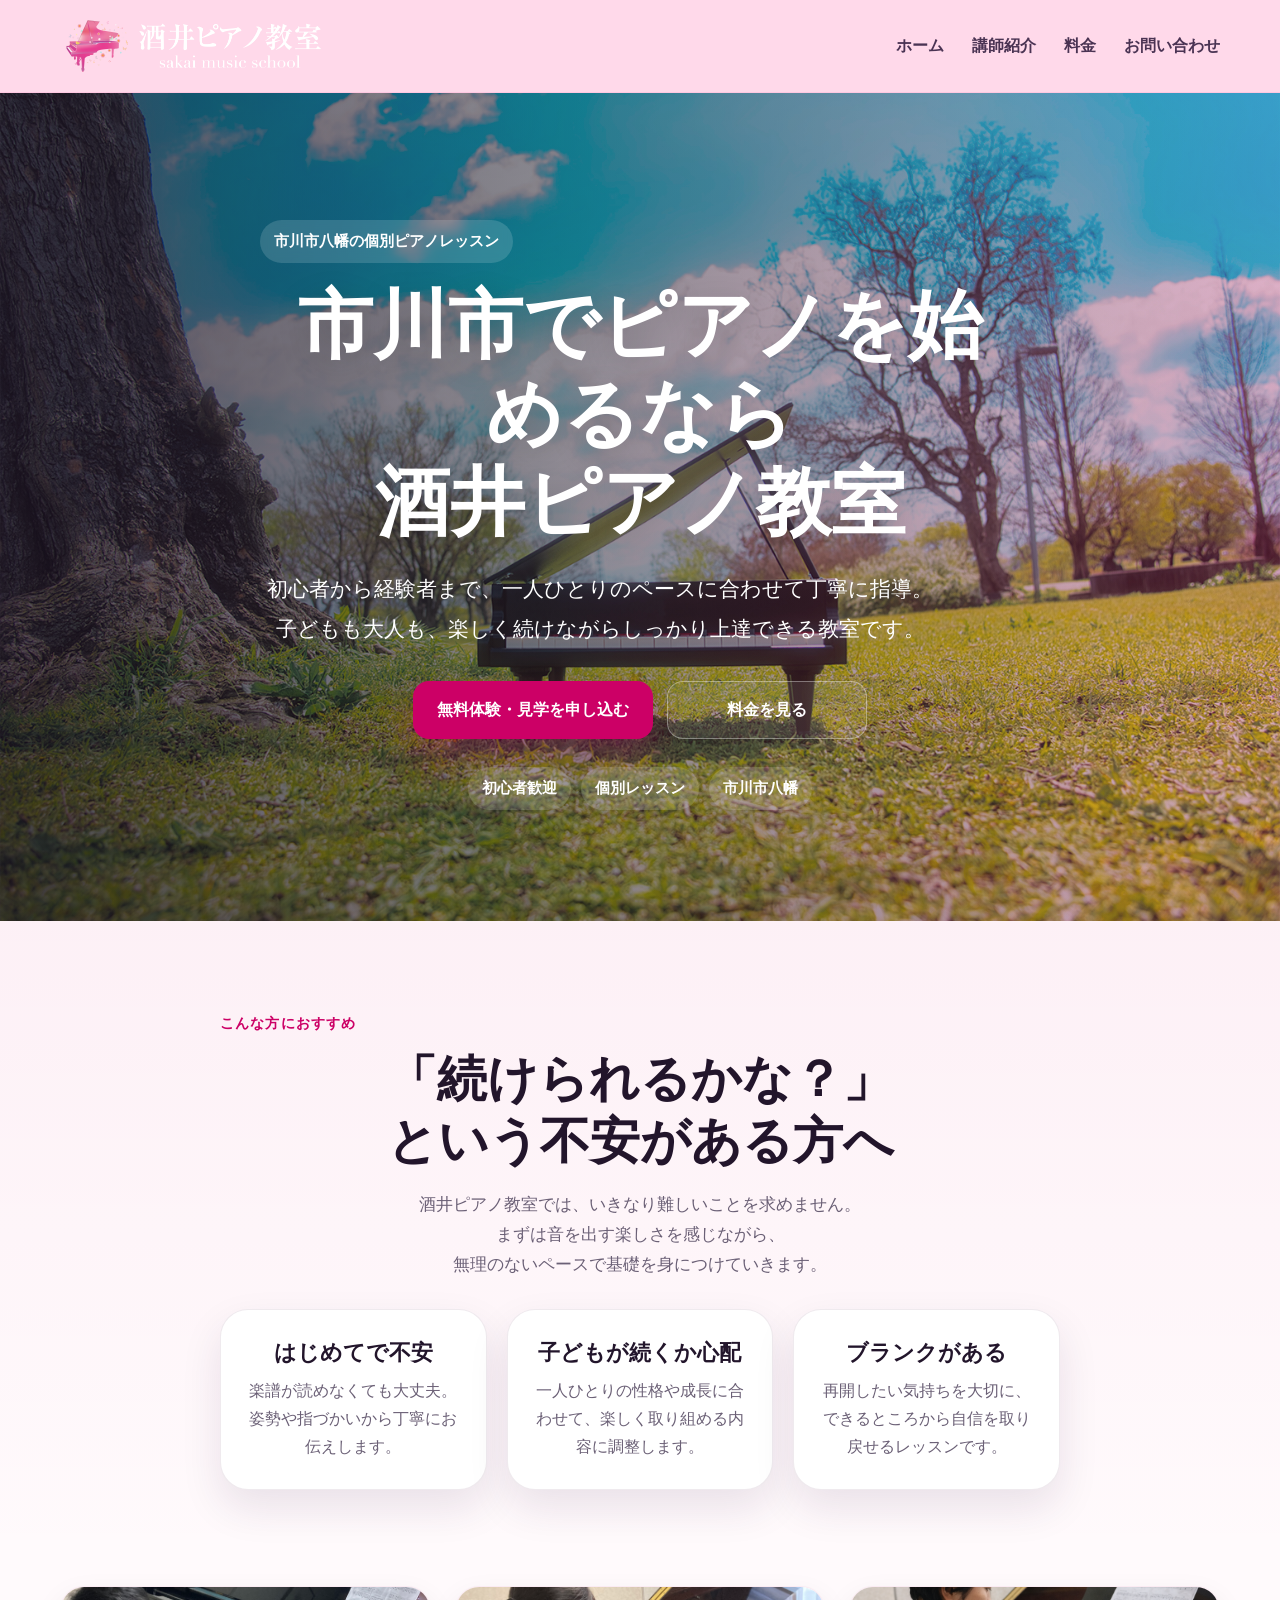
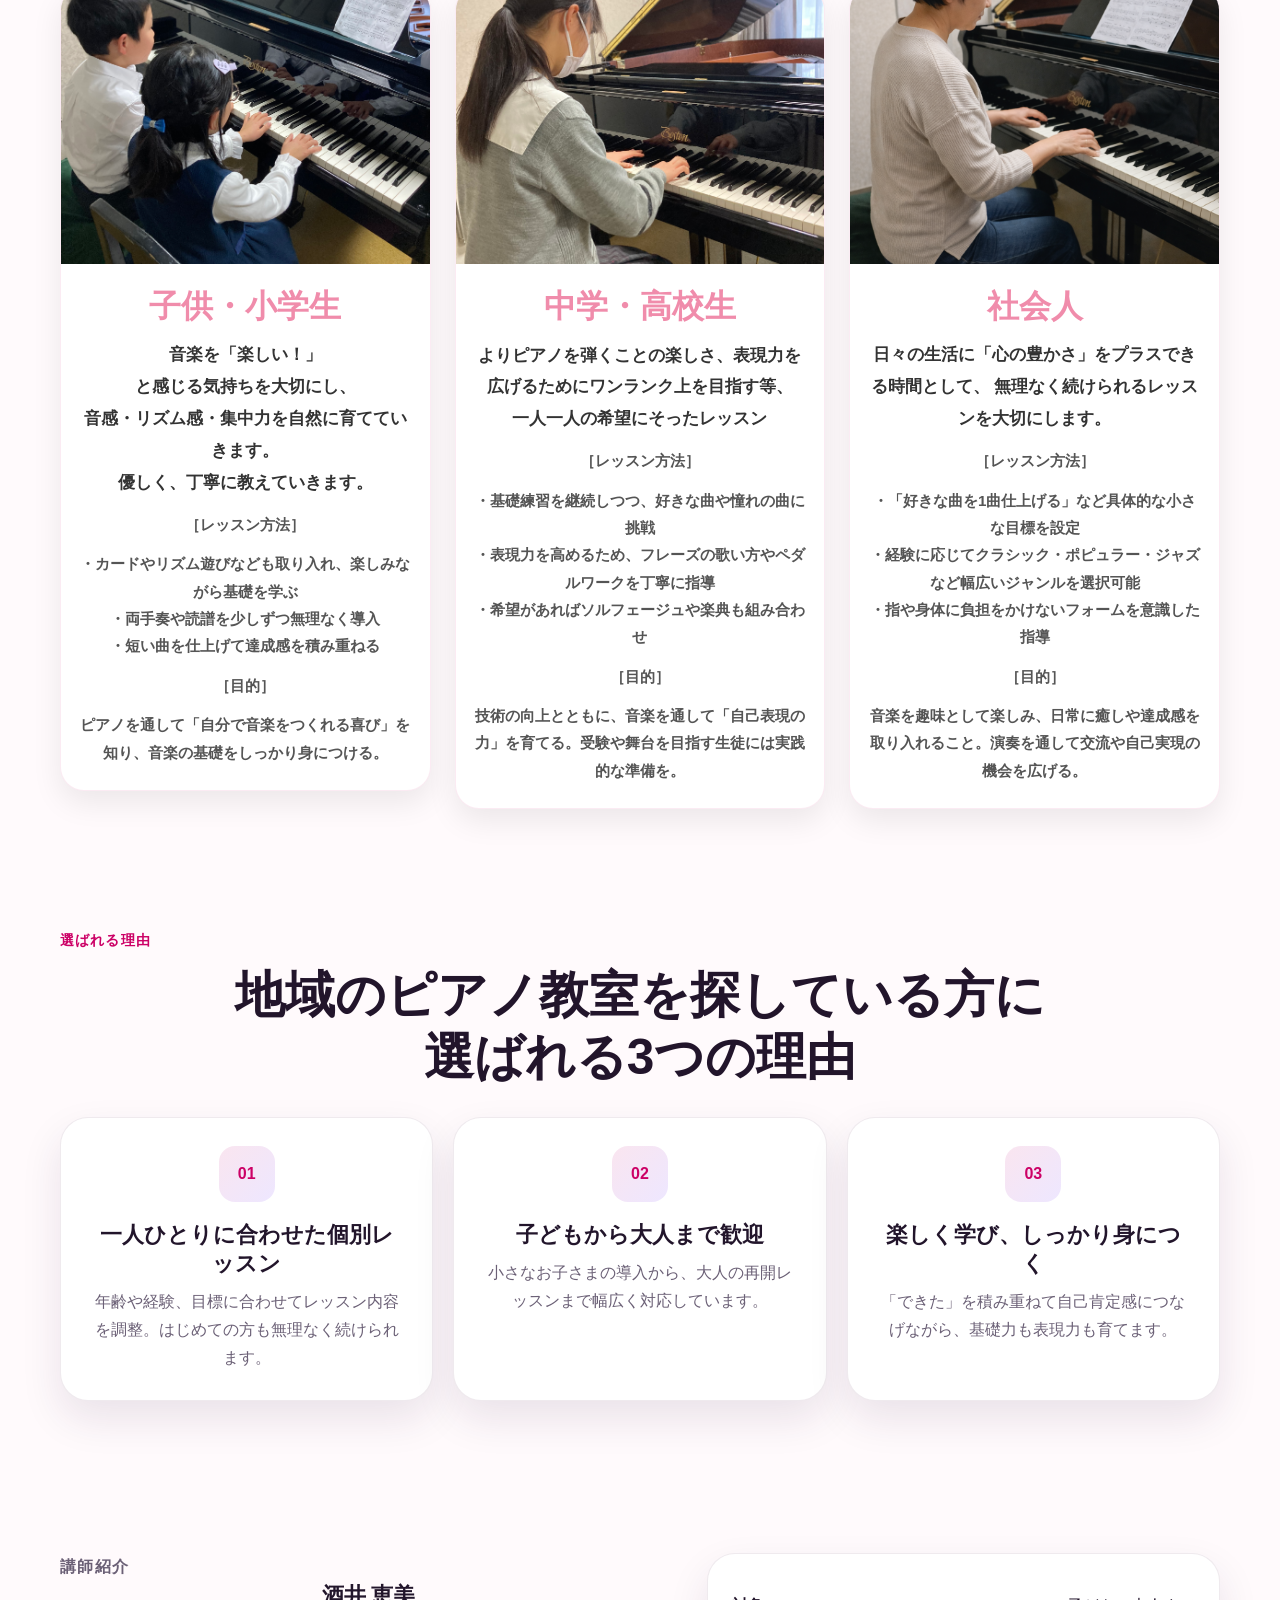
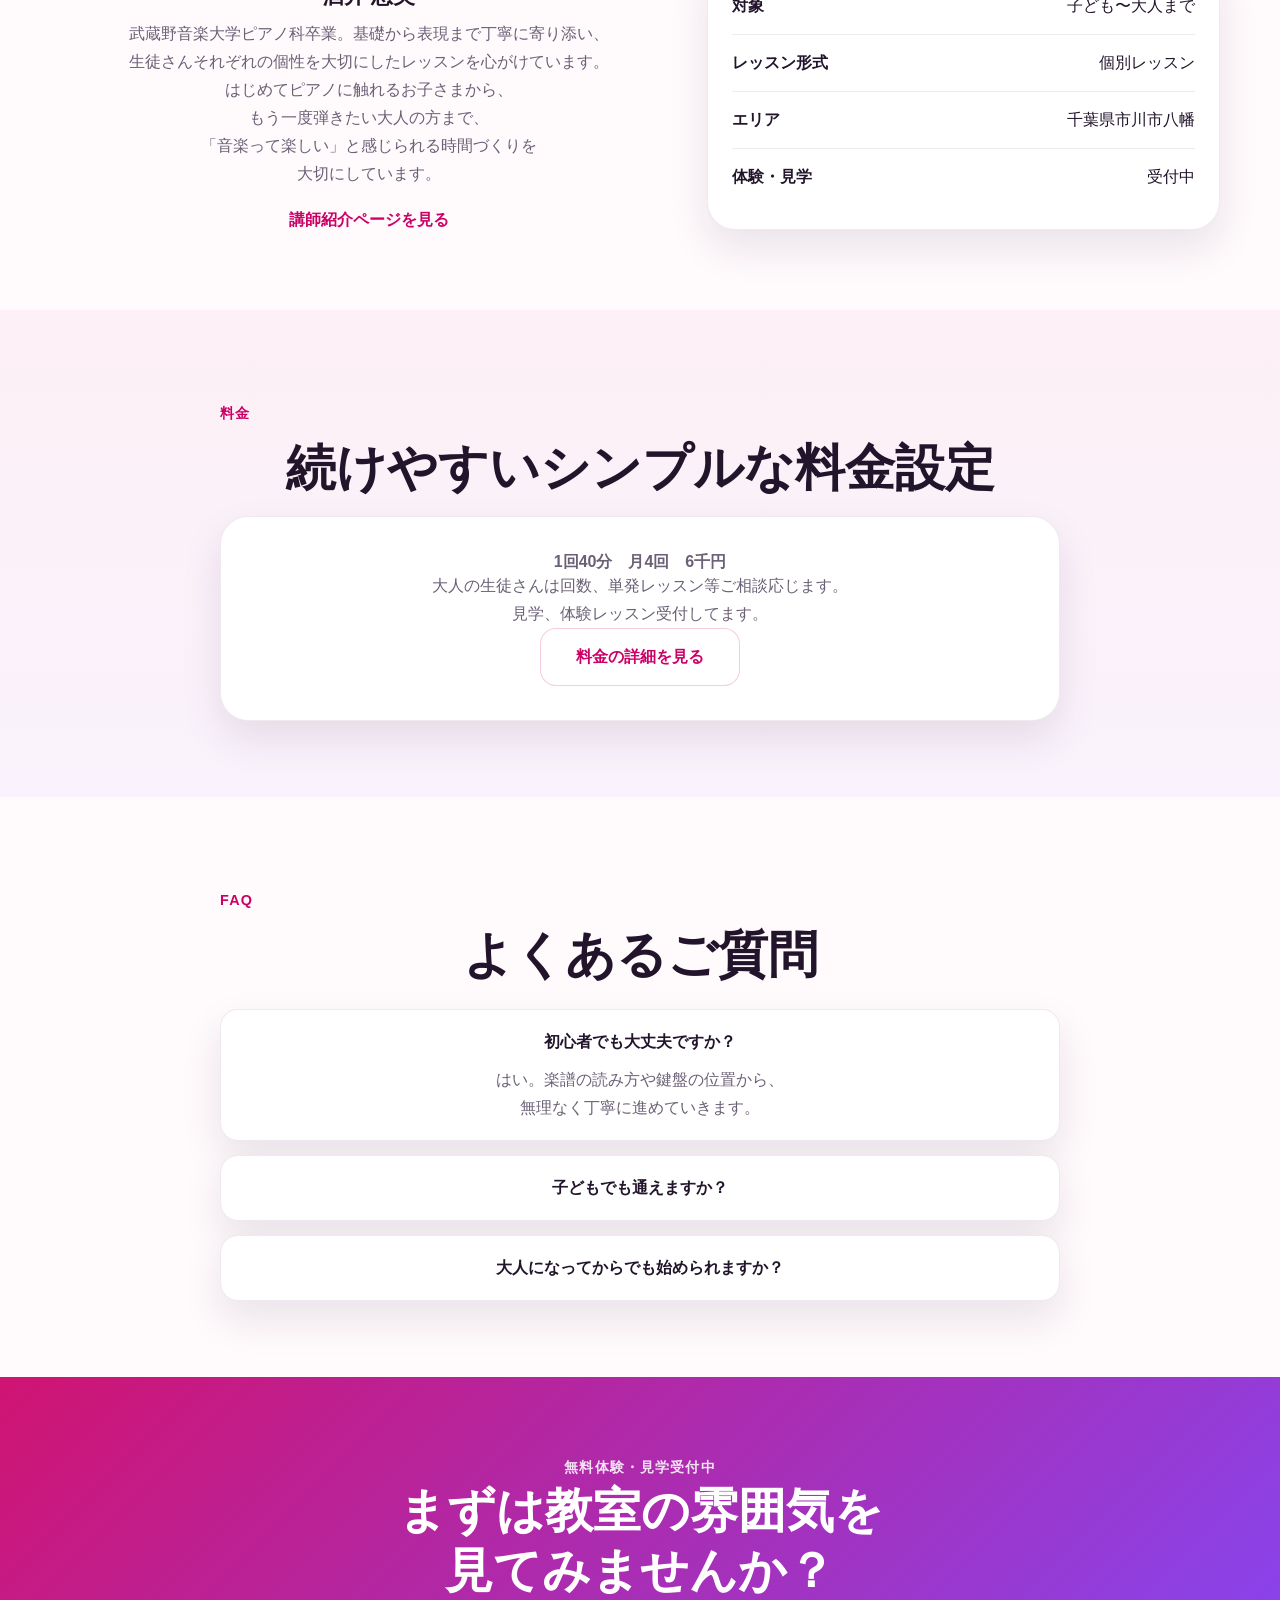
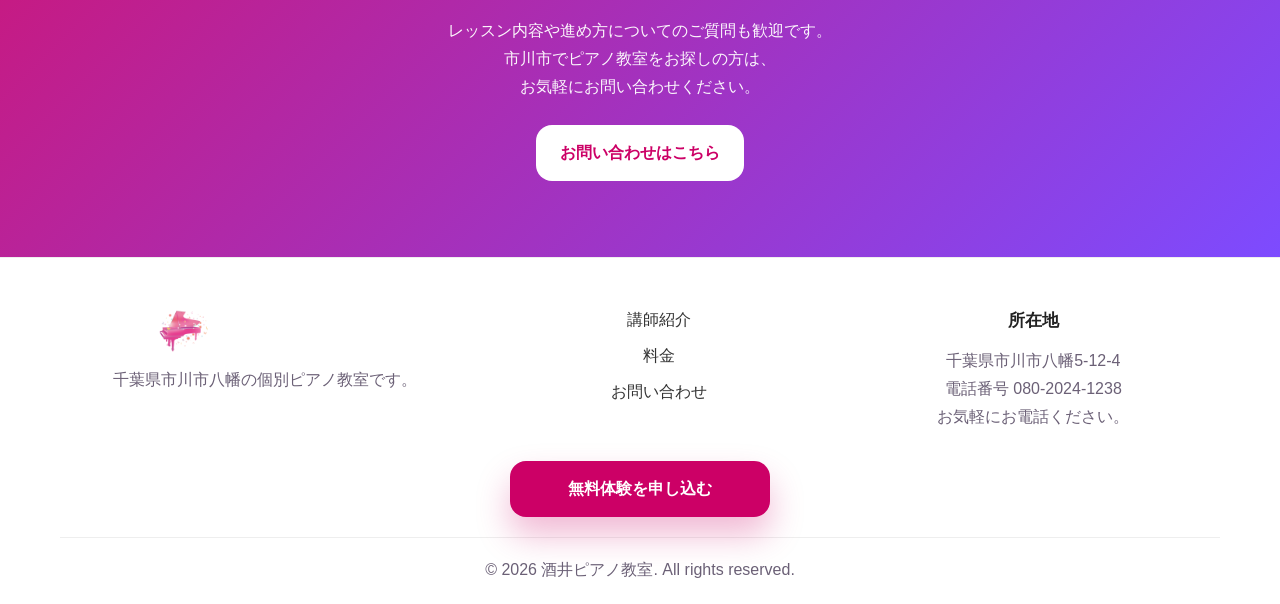
<file: index.html>
<!DOCTYPE html>
<html lang="ja">

<head>
  <meta charset="UTF-8" />
  <meta name="viewport" content="width=device-width, initial-scale=1.0" />
  <title>市川市・本八幡のピアノ教室｜酒井ピアノ教室</title>
  <meta name="description" content="千葉県市川市八幡の酒井ピアノ教室。初心者から経験者まで、一人ひとりに合わせた個別レッスン。子どもから大人まで歓迎。無料体験・見学受付中。" />
  <meta name="format-detection" content="telephone=no" />
  <meta property="og:type" content="website" />
  <meta property="og:title" content="市川市・本八幡のピアノ教室｜酒井ピアノ教室" />
  <meta property="og:description" content="初心者歓迎。個別レッスンで楽しく上達できる市川市八幡のピアノ教室です。" />
  <meta property="og:image" content="piano_head.jpg" />
  <meta name="twitter:card" content="summary_large_image" />
  <link rel="stylesheet" href="styles.css" />
  <script type="application/ld+json">
  {
    "@context": "https://schema.org",
    "@type": "MusicSchool",
    "name": "酒井ピアノ教室",
    "description": "市川市八幡にある個別レッスン中心のピアノ教室。",
    "image": "piano_head.jpg",
    "telephone": "000-0000-0000",
    "address": {
      "@type": "PostalAddress",
      "addressRegion": "千葉県",
      "addressLocality": "市川市",
      "streetAddress": "八幡5-1-0",
      "addressCountry": "JP"
    }
  }
  </script>
</head>

<body>
  <header class="site-header sakai-top-header">
    <div class="container nav-wrap">
      <a href="index.html" class="logo logo-image" aria-label="酒井ピアノ教室 ホーム">
        <img src="sakai_logo.png" alt="酒井ピアノ教室" class="site-logo-image" />
      </a>

      <button class="nav-toggle" aria-label="メニューを開く" aria-expanded="false" aria-controls="site-nav">
        <span></span><span></span><span></span>
      </button>

      <nav class="site-nav" id="site-nav">
        <a href="index.html">ホーム</a>
        <a href="teacher.html">講師紹介</a>
        <a href="price.html">料金</a>
        <a href="contact.html">お問い合わせ</a>
      </nav>
    </div>
  </header>

  <main>
    <section class="hero">
      <img src="piano_head.jpg" alt="青空と芝生の広場に置かれたピアノのイメージ写真" class="hero-image" />
      <div class="hero-overlay"></div>

      <div class="container hero-content">
        <p class="hero-kicker">市川市八幡の個別ピアノレッスン</p>
        <h1>市川市でピアノを始めるなら<br>酒井ピアノ教室</h1>
        <p class="hero-text">
          初心者から経験者まで、一人ひとりのペースに合わせて丁寧に指導。<br>
          子どもも大人も、楽しく続けながらしっかり上達できる教室です。
        </p>

        <div class="hero-actions">
          <a href="contact.html" class="btn btn-primary">無料体験・見学を申し込む</a>
          <a href="price.html" class="btn btn-secondary">料金を見る</a>
        </div>

        <ul class="hero-points">
          <li>初心者歓迎</li>
          <li>個別レッスン</li>
          <li>市川市八幡</li>
        </ul>
      </div>
    </section>

    <section class="section intro">
      <div class="container narrow-center">
        <p class="section-label center">こんな方におすすめ</p>
        <h2 class="section-title">「続けられるかな？」<br>という不安がある方へ</h2>
        <p class="lead center">
          酒井ピアノ教室では、いきなり難しいことを求めません。
          <br>まずは音を出す楽しさを感じながら、<br>無理のないペースで基礎を身につけていきます。
        </p>

        <div class="worry-grid">
          <article class="worry-card">
            <h3>はじめてで不安</h3>
            <p>楽譜が読めなくても大丈夫。姿勢や指づかいから丁寧にお伝えします。</p>
          </article>
          <article class="worry-card">
            <h3>子どもが続くか心配</h3>
            <p>一人ひとりの性格や成長に合わせて、楽しく取り組める内容に調整します。</p>
          </article>
          <article class="worry-card">
            <h3>ブランクがある</h3>
            <p>再開したい気持ちを大切に、できるところから自信を取り戻せるレッスンです。</p>
          </article>
        </div>
      </div>
    </section>

    <section class="section photo-band">
      <div class="container">
        <div class="photo-grid-3">

          <!-- 01 -->
          <figure class="photo-card">
            <img src="01.jpg" alt="子供・小学生のレッスン風景" />
            <figcaption class="photo-caption">
              <h3>子供・小学生</h3>
              <p>
                音楽を「楽しい！」<br>と感じる気持ちを大切にし、<br>
                音感・リズム感・集中力を自然に育てていきます。<br>優しく、丁寧に教えていきます。
              </p>

              <p class="small heading">［レッスン方法］</p>
              <p class="small">
                ・カードやリズム遊びなども取り入れ、楽しみながら基礎を学ぶ<br>
                ・両手奏や読譜を少しずつ無理なく導入<br>
                ・短い曲を仕上げて達成感を積み重ねる
              </p>

              <p class="small heading">［目的］</p>
              <p class="small">
                ピアノを通して「自分で音楽をつくれる喜び」を知り、音楽の基礎をしっかり身につける。
              </p>
            </figcaption>
          </figure>

          <!-- 02 -->
          <figure class="photo-card">
            <img src="02.jpg" alt="中学・高校生のレッスン風景" />
            <figcaption class="photo-caption">
              <h3>中学・高校生</h3>
              <p>
                よりピアノを弾くことの楽しさ、表現力を広げるためにワンランク上を目指す等、<br>
                一人一人の希望にそったレッスン
              </p>

              <p class="small heading">［レッスン方法］</p>
              <p class="small">
                ・基礎練習を継続しつつ、好きな曲や憧れの曲に挑戦<br>
                ・表現力を高めるため、フレーズの歌い方やペダルワークを丁寧に指導<br>
                ・希望があればソルフェージュや楽典も組み合わせ
              </p>

              <p class="small heading">［目的］</p>
              <p class="small">
                技術の向上とともに、音楽を通して「自己表現の力」を育てる。受験や舞台を目指す生徒には実践的な準備を。
              </p>
            </figcaption>
          </figure>

          <!-- 03 -->
          <figure class="photo-card">
            <img src="03.png" alt="社会人のレッスン風景" />
            <figcaption class="photo-caption">
              <h3>社会人</h3>
              <p>
                日々の生活に「心の豊かさ」をプラスできる時間として、
                無理なく続けられるレッスンを大切にします。
              </p>

              <p class="small heading">［レッスン方法］</p>
              <p class="small">
                ・「好きな曲を1曲仕上げる」など具体的な小さな目標を設定<br>
                ・経験に応じてクラシック・ポピュラー・ジャズなど幅広いジャンルを選択可能<br>
                ・指や身体に負担をかけないフォームを意識した指導
              </p>

              <p class="small heading">［目的］</p>
              <p class="small">
                音楽を趣味として楽しみ、日常に癒しや達成感を取り入れること。演奏を通して交流や自己実現の機会を広げる。
              </p>
            </figcaption>
          </figure>

        </div>
      </div>
    </section>

    <section class="section reasons" id="reason">
      <div class="container">
        <p class="section-label center">選ばれる理由</p>
        <h2 class="section-title">地域のピアノ教室を探している方に<br>選ばれる3つの理由</h2>

        <div class="feature-grid">
          <article class="feature-card">
            <div class="feature-num">01</div>
            <h3>一人ひとりに合わせた個別レッスン</h3>
            <p>年齢や経験、目標に合わせてレッスン内容を調整。はじめての方も無理なく続けられます。</p>
          </article>

          <article class="feature-card">
            <div class="feature-num">02</div>
            <h3>子どもから大人まで歓迎</h3>
            <p>小さなお子さまの導入から、大人の再開レッスンまで幅広く対応しています。</p>
          </article>

          <article class="feature-card">
            <div class="feature-num">03</div>
            <h3>楽しく学び、しっかり身につく</h3>
            <p>「できた」を積み重ねて自己肯定感につなげながら、基礎力も表現力も育てます。</p>
          </article>
        </div>
      </div>
    </section>

    <section class="section trust">
      <div class="container split-grid">
        <div class="trust-copy">
          <p class="section-label center-mobile">講師紹介</p>
          <h2>酒井 恵美</h2>
          <p>
            武蔵野音楽大学ピアノ科卒業。基礎から表現まで丁寧に寄り添い、
            <br>生徒さんそれぞれの個性を大切にしたレッスンを心がけています。
          </p>
          <p>
            はじめてピアノに触れるお子さまから、<br>もう一度弾きたい大人の方まで、
            <br>「音楽って楽しい」と感じられる時間づくりを<br>大切にしています。
          </p>
          <p class="center-mobile">
            <a href="teacher.html" class="text-link">講師紹介ページを見る</a>
          </p>
        </div>

        <div class="trust-box">
          <div class="trust-item">
            <strong>対象</strong>
            <span>子ども〜大人まで</span>
          </div>
          <div class="trust-item">
            <strong>レッスン形式</strong>
            <span>個別レッスン</span>
          </div>
          <div class="trust-item">
            <strong>エリア</strong>
            <span>千葉県市川市八幡</span>
          </div>
          <div class="trust-item">
            <strong>体験・見学</strong>
            <span>受付中</span>
          </div>
        </div>
      </div>
    </section>

    <section class="section price-preview">
      <div class="container narrow-center">
        <p class="section-label center">料金</p>
        <h2 class="section-title">続けやすいシンプルな料金設定</h2>
        <div class="price-panel">
          <p class="price-main">1回40分　月4回　6千円</p>
          <p>大人の生徒さんは回数、単発レッスン等ご相談応じます。</p>
          <p>見学、体験レッスン受付してます。</p>
          <a href="price.html" class="btn btn-outline">料金の詳細を見る</a>
        </div>
      </div>
    </section>

    <section class="section faq">
      <div class="container narrow-center">
        <p class="section-label center">FAQ</p>
        <h2 class="section-title">よくあるご質問</h2>

        <div class="faq-list">
          <details open>
            <summary>初心者でも大丈夫ですか？</summary>
            <p>はい。楽譜の読み方や鍵盤の位置から、<br>無理なく丁寧に進めていきます。</p>
          </details>
          <details>
            <summary>子どもでも通えますか？</summary>
            <p>もちろんです。年齢や性格に合わせて、楽しみながら学べる内容をご提案します。</p>
          </details>
          <details>
            <summary>大人になってからでも始められますか？</summary>
            <p>大丈夫です。ブランクのある方や趣味で始めたい方にも対応しています。</p>
          </details>
        </div>
      </div>
    </section>

    <section class="cta">
      <div class="container cta-inner">
        <p class="section-label cta-label">無料体験・見学受付中</p>
        <h2>まずは教室の雰囲気を<br>見てみませんか？</h2>
        <p>
          レッスン内容や進め方についてのご質問も歓迎です。<br>市川市でピアノ教室をお探しの方は、<br>お気軽にお問い合わせください。
        </p>
        <a href="contact.html" class="btn btn-light">お問い合わせはこちら</a>
      </div>
    </section>
  </main>

  <footer class="site-footer">
    <div class="container footer-grid">
      <div>
        <div class="footer-brand footer-logo">
          <img src="sakai_logo.png" alt="酒井ピアノ教室">
        </div>
        <p>千葉県市川市八幡の個別ピアノ教室です。</p>
      </div>
      <div>
        <!-- <h3>ページ</h3> -->
        <ul class="footer-links">
          <li><a href="teacher.html">講師紹介</a></li>
          <li><a href="price.html">料金</a></li>
          <li><a href="contact.html">お問い合わせ</a></li>
        </ul>
      </div>
      <div>
        <h3>所在地</h3>
        <p>千葉県市川市八幡5-12-4</p>
        <p>電話番号 080-2024-1238</p>
        <p>お気軽にお電話ください。</p>
      </div>
    </div>
    <div class="footer-cta">
      <a href="contact.html" class="btn btn-primary">無料体験を申し込む</a>
    </div>

    <div class="container footer-bottom">
      <p>© 2026 酒井ピアノ教室. All rights reserved.</p>
    </div>
  </footer>

  <script>
    const toggle = document.querySelector('.nav-toggle');
    const nav = document.querySelector('.site-nav');

    if (toggle && nav) {
      toggle.addEventListener('click', () => {
        const expanded = toggle.getAttribute('aria-expanded') === 'true';
        toggle.setAttribute('aria-expanded', String(!expanded));
        nav.classList.toggle('open');
      });
    }
  </script>
</body>

</html>
</file>
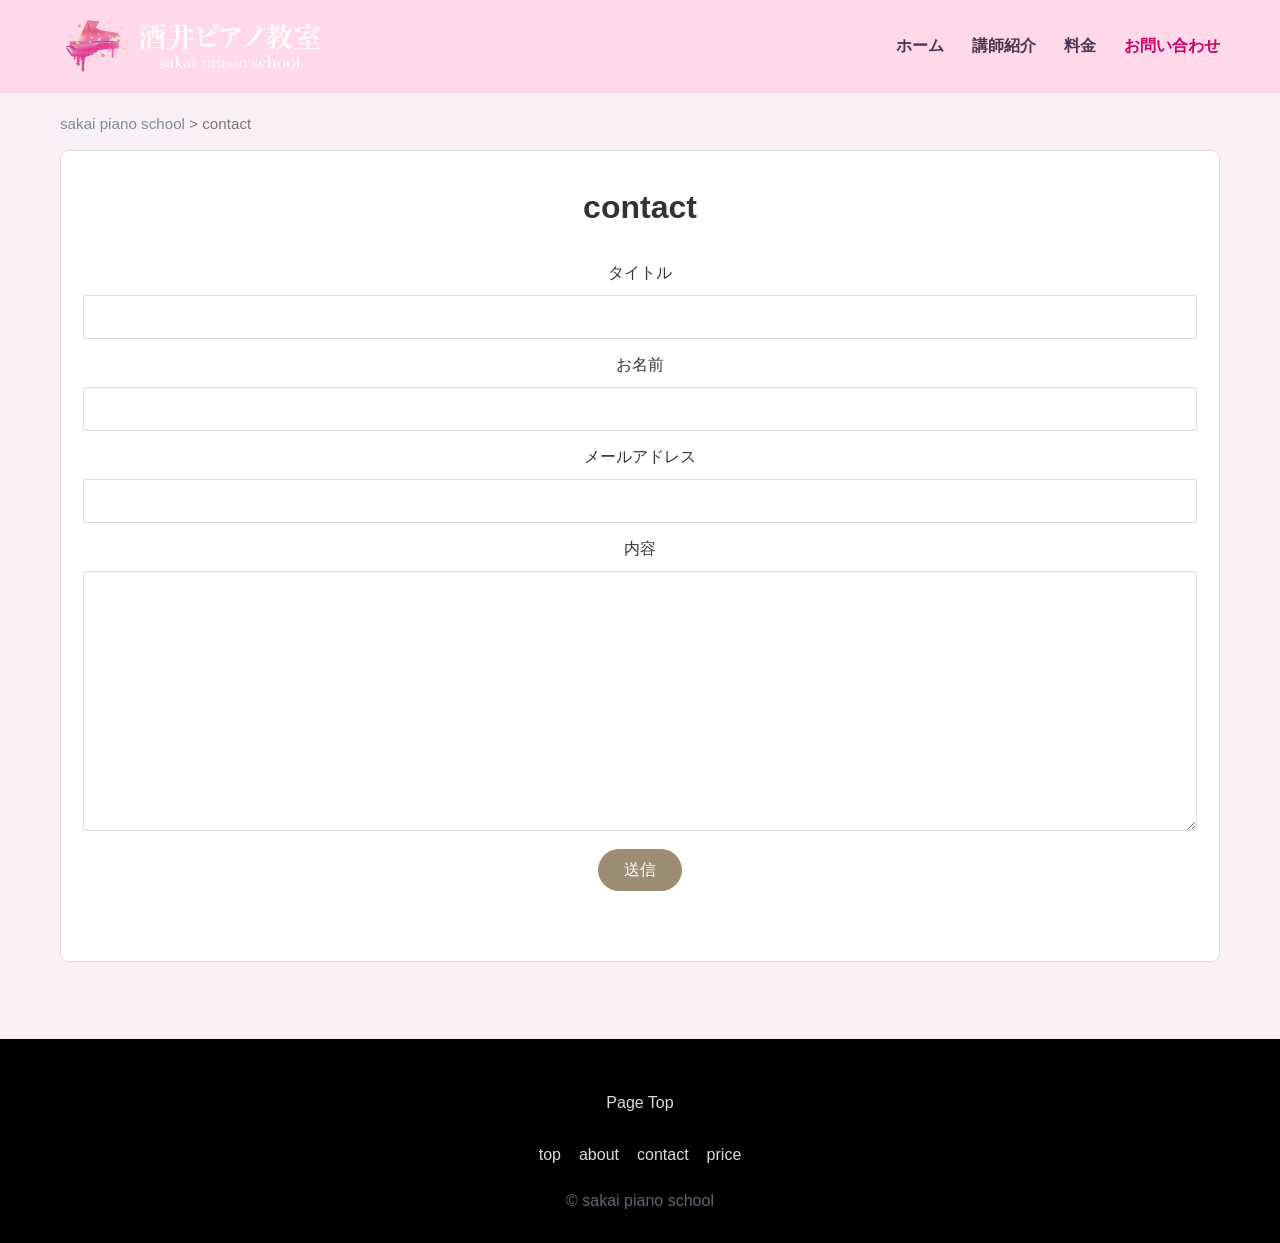
<file: contact.html>
<!DOCTYPE html>
<html lang="ja">

<head>
  <meta charset="UTF-8" />
  <meta name="viewport" content="width=device-width, initial-scale=1.0" />
  <title>contact｜酒井ピアノ教室</title>
  <meta name="description" content="酒井ピアノ教室のお問い合わせページです。" />
  <link rel="stylesheet" href="styles.css" />
</head>

<body>
  <header class="site-header sakai-top-header">
    <div class="container nav-wrap">
      <a href="index.html" class="logo logo-image" aria-label="酒井ピアノ教室 ホーム">
        <img src="sakai_logo.png" alt="酒井ピアノ教室" class="site-logo-image" />
      </a>

      <button class="nav-toggle" aria-label="メニューを開く" aria-expanded="false" aria-controls="site-nav">
        <span></span><span></span><span></span>
      </button>

      <nav class="site-nav" id="site-nav">
        <a href="index.html">ホーム</a>
        <a href="teacher.html">講師紹介</a>
        <a href="price.html">料金</a>
        <a href="contact.html" class="active">お問い合わせ</a>
      </nav>
    </div>
  </header>

  <main class="subpage sakai-contact-page">
    <section class="sakai-breadcrumb">
      <div class="container">
        <p><a href="index.html">sakai piano school</a> &gt; contact</p>
      </div>
    </section>

    <section class="section sakai-contact-section">
      <div class="container">
        <div class="sakai-contact-card">
          <h1>contact</h1>

          <form action="https://formspree.io/f/xvzvpwwe" method="POST" class="sakai-contact-form">

            <div class="sakai-form-group">
              <label>タイトル</label>
              <input type="text" name="title" required>
            </div>

            <div class="sakai-form-group">
              <label>お名前</label>
              <input type="text" name="name" required>
            </div>

            <div class="sakai-form-group">
              <label>メールアドレス</label>
              <input type="email" name="email" required>
            </div>

            <div class="sakai-form-group">
              <label>内容</label>
              <textarea name="message" required></textarea>
            </div>

            <button type="submit" class="sakai-submit-btn">送信</button>

          </form>
        </div>
      </div>
    </section>
  </main>

  <footer class="site-footer sakai-footer">
    <div class="container">
      <div class="sakai-page-top">Page Top</div>

      <ul class="sakai-footer-nav">
        <li><a href="index.html">top</a></li>
        <li><a href="teacher.html">about</a></li>
        <li><a href="contact.html">contact</a></li>
        <li><a href="price.html">price</a></li>
      </ul>

      <p class="sakai-copy">© sakai piano school</p>
    </div>
  </footer>

  <script>
    const toggle = document.querySelector('.nav-toggle');
    const nav = document.querySelector('.site-nav');

    if (toggle && nav) {
      toggle.addEventListener('click', () => {
        const expanded = toggle.getAttribute('aria-expanded') === 'true';
        toggle.setAttribute('aria-expanded', String(!expanded));
        nav.classList.toggle('open');
      });
    }
  </script>
</body>

</html>
</file>
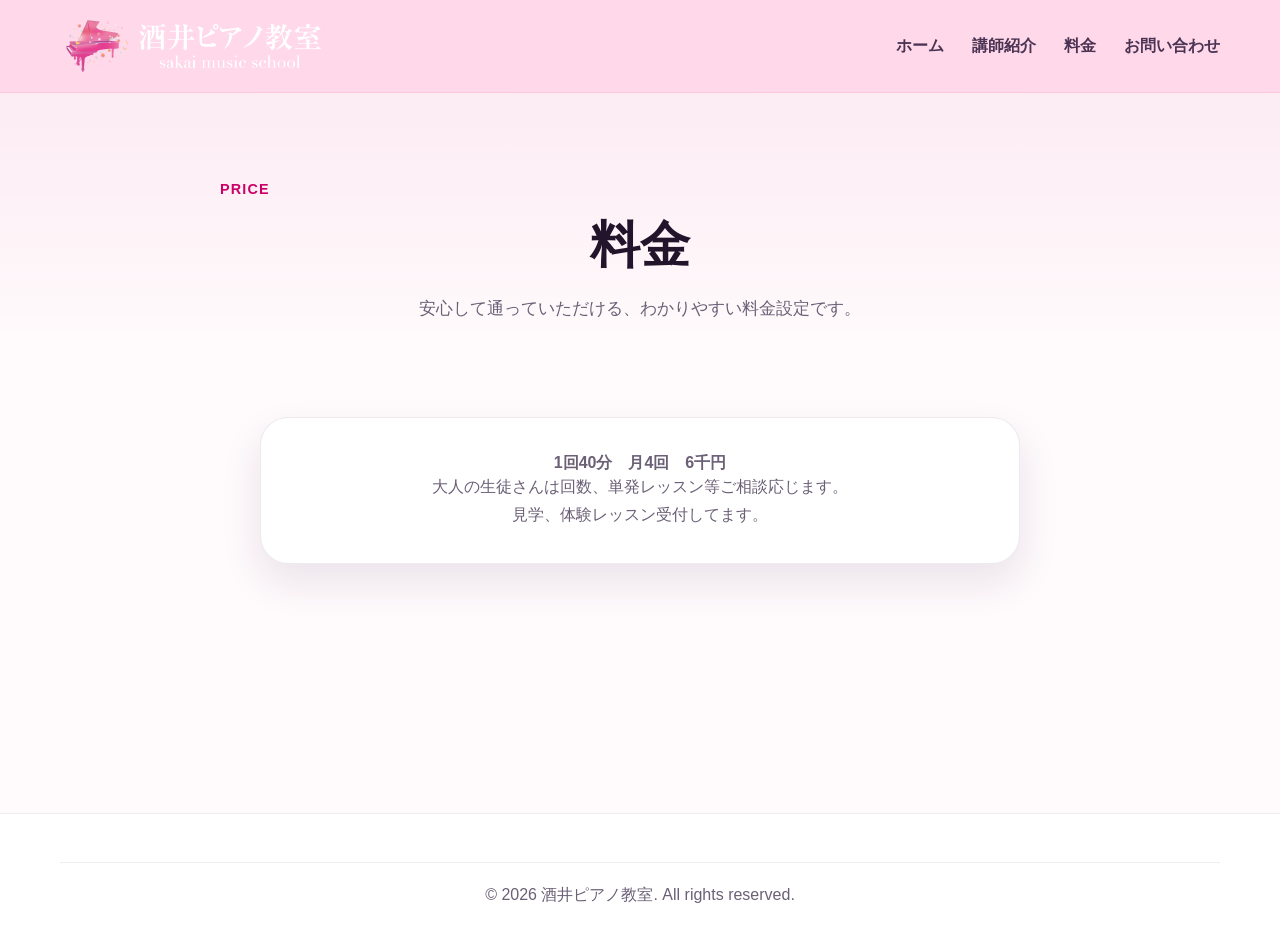
<file: price.html>
<!DOCTYPE html>
<html lang="ja">

<head>
  <meta charset="UTF-8" />
  <meta name="viewport" content="width=device-width, initial-scale=1.0" />
  <title>料金｜市川市・本八幡のピアノ教室｜酒井ピアノ教室</title>
  <meta name="description" content="酒井ピアノ教室の料金ページです。1回40分、月4回、6千円。大人の生徒さんは回数、単発レッスン等ご相談応じます。" />
  <link rel="stylesheet" href="styles.css" />
</head>

<body>
  <header class="site-header sakai-top-header">
    <div class="container nav-wrap">
      <a href="index.html" class="logo logo-image" aria-label="酒井ピアノ教室 ホーム">
        <img src="sakai_logo.png" alt="酒井ピアノ教室" class="site-logo-image" />
      </a>

      <button class="nav-toggle" aria-label="メニューを開く" aria-expanded="false" aria-controls="site-nav">
        <span></span><span></span><span></span>
      </button>

      <nav class="site-nav" id="site-nav">
        <a href="index.html">ホーム</a>
        <a href="teacher.html">講師紹介</a>
        <a href="price.html">料金</a>
        <a href="contact.html">お問い合わせ</a>
      </nav>
    </div>
  </header>

  <main class="subpage">
    <section class="page-hero page-hero-soft">
      <div class="container narrow-center">
        <p class="section-label center">PRICE</p>
        <h1 class="section-title">料金</h1>
        <p class="lead center">安心して通っていただける、わかりやすい料金設定です。</p>
      </div>
    </section>

    <section class="section">
      <div class="container narrow-center">
        <div class="price-panel large">
          <p class="price-main">1回40分　月4回　6千円</p>
          <p>大人の生徒さんは回数、単発レッスン等ご相談応じます。</p>
          <p>見学、体験レッスン受付してます。</p>
        </div>
      </div>
    </section>
  </main>

  <footer class="site-footer compact-footer">
    <div class="container footer-bottom">
      <p>© 2026 酒井ピアノ教室. All rights reserved.</p>
    </div>
  </footer>

  <script>
    const toggle = document.querySelector('.nav-toggle');
    const nav = document.querySelector('.site-nav');

    if (toggle && nav) {
      toggle.addEventListener('click', () => {
        const expanded = toggle.getAttribute('aria-expanded') === 'true';
        toggle.setAttribute('aria-expanded', String(!expanded));
        nav.classList.toggle('open');
      });
    }
  </script>
</body>

</html>
</file>
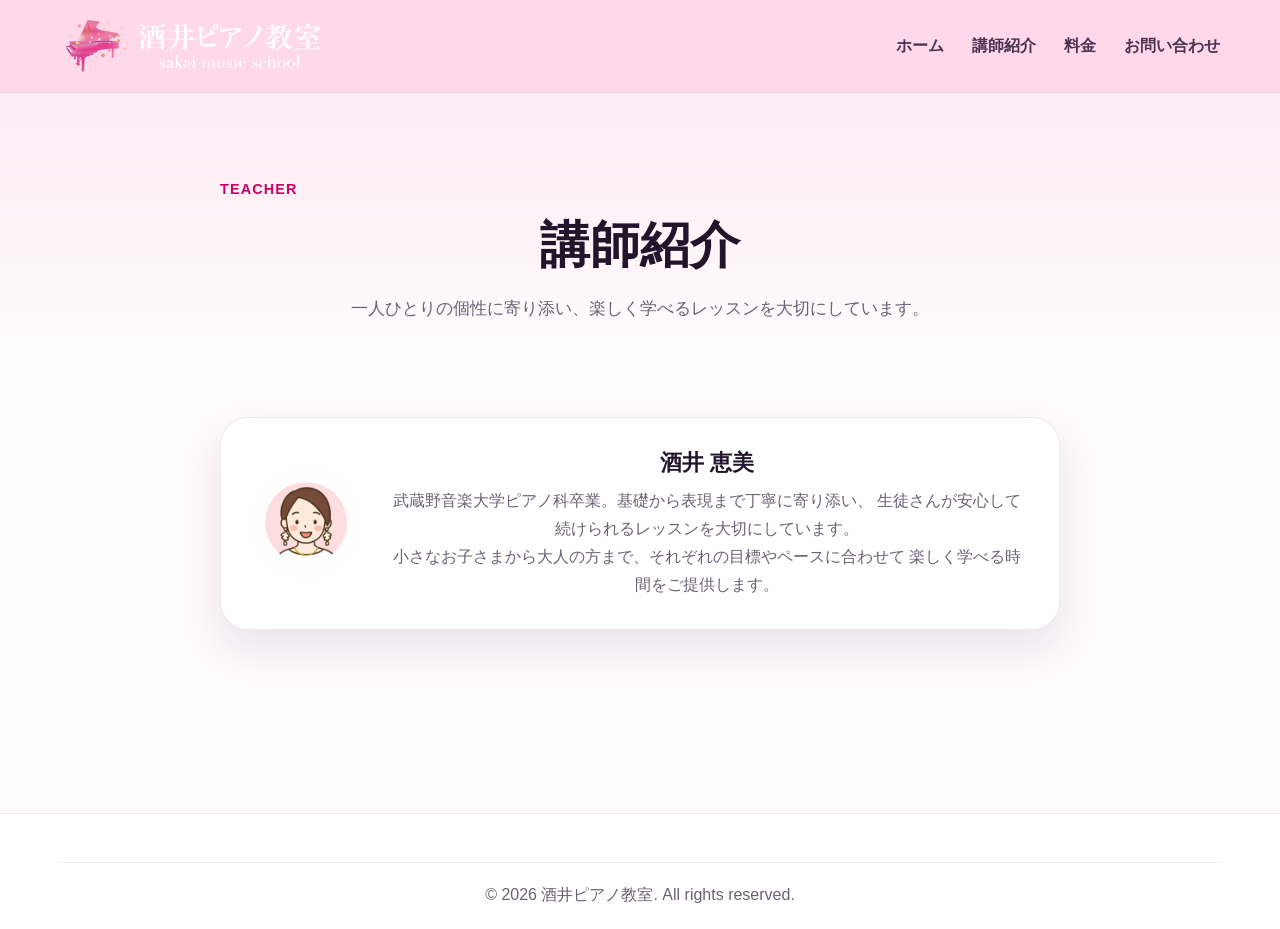
<file: teacher.html>
<!DOCTYPE html>
<html lang="ja">

<head>
  <meta charset="UTF-8" />
  <meta name="viewport" content="width=device-width, initial-scale=1.0" />
  <title>講師紹介｜市川市・本八幡のピアノ教室｜酒井ピアノ教室</title>
  <meta name="description" content="酒井恵美の講師紹介。市川市八幡で、初心者から経験者まで丁寧に寄り添う個別ピアノレッスンを行っています。" />
  <link rel="stylesheet" href="styles.css" />
</head>

<body>
  <header class="site-header sakai-top-header">
    <div class="container nav-wrap">
      <a href="index.html" class="logo logo-image" aria-label="酒井ピアノ教室 ホーム">
        <img src="sakai_logo.png" alt="酒井ピアノ教室" class="site-logo-image" />
      </a>

      <button class="nav-toggle" aria-label="メニューを開く" aria-expanded="false" aria-controls="site-nav">
        <span></span><span></span><span></span>
      </button>

      <nav class="site-nav" id="site-nav">
        <a href="index.html">ホーム</a>
        <a href="teacher.html">講師紹介</a>
        <a href="price.html">料金</a>
        <a href="contact.html">お問い合わせ</a>
      </nav>
    </div>
  </header>

  <main class="subpage">
    <section class="page-hero page-hero-soft">
      <div class="container narrow-center">
        <p class="section-label center">TEACHER</p>
        <h1 class="section-title">講師紹介</h1>
        <p class="lead center">一人ひとりの個性に寄り添い、楽しく学べるレッスンを大切にしています。</p>
      </div>
    </section>

    <section class="section">
      <div class="container narrow-center">
        <article class="teacher-card">
          <div class="teacher-avatar">
            <img src="sample.photo7.jpg" alt="酒井恵美 講師写真">
          </div>
          <div class="teacher-body">

            <h2>酒井 恵美</h2>
            <p>
              武蔵野音楽大学ピアノ科卒業。基礎から表現まで丁寧に寄り添い、
              生徒さんが安心して続けられるレッスンを大切にしています。
            </p>
            <p>
              小さなお子さまから大人の方まで、それぞれの目標やペースに合わせて
              楽しく学べる時間をご提供します。
            </p>
          </div>
        </article>
      </div>
    </section>
  </main>

  <footer class="site-footer compact-footer">
    <div class="container footer-bottom">
      <p>© 2026 酒井ピアノ教室. All rights reserved.</p>
    </div>
  </footer>

  <script>
    const toggle = document.querySelector('.nav-toggle');
    const nav = document.querySelector('.site-nav');

    if (toggle && nav) {
      toggle.addEventListener('click', () => {
        const expanded = toggle.getAttribute('aria-expanded') === 'true';
        toggle.setAttribute('aria-expanded', String(!expanded));
        nav.classList.toggle('open');
      });
    }
  </script>
</body>

</html>
</file>
<file: styles.css>
:root {
  --bg: #fffafc;
  --surface: #ffffff;
  --text: #22152b;
  --muted: #6b6076;
  --border: rgba(100, 50, 90, 0.10);
  --primary: #cc0066;
  --primary-strong: #ad0057;
  --primary-soft: rgba(204, 0, 102, 0.08);
  --accent: #6f38ff;
  --dark: #140d1f;
  --white: #ffffff;
  --header-pink: #ffd9ea;
  --shadow: 0 18px 40px rgba(45, 17, 66, 0.10);
  --radius-lg: 28px;
  --radius-md: 18px;
  --radius-sm: 12px;
  --container: 1160px;
}

* {
  box-sizing: border-box;
}

html {
  scroll-behavior: smooth;
}

body {
  margin: 0;
  font-family: -apple-system, BlinkMacSystemFont, "Segoe UI", "Hiragino Sans", "Hiragino Kaku Gothic ProN", "Noto Sans JP", "Yu Gothic", sans-serif;
  color: var(--text);
  background: var(--bg);
  line-height: 1.75;
}

img {
  max-width: 100%;
  display: block;
}

a {
  color: inherit;
  text-decoration: none;
}

button {
  font: inherit;
}

.container {
  width: min(var(--container), calc(100% - 32px));
  margin: 0 auto;
}

.narrow-center {
  width: min(840px, 100%);
  margin: 0 auto;
}

.center,
h1,
h2,
h3,
.section-title,
.page-hero h1,
.contact-form-title {
  text-align: center;
}

.center-mobile {
  text-align: left;
}

/* header */
.site-header {
  position: sticky;
  top: 0;
  z-index: 100;
  border-bottom: 1px solid rgba(243, 51, 147, 0.1);
}

.sakai-top-header {
  background: var(--header-pink);
  backdrop-filter: blur(14px);
}

.nav-wrap {
  min-height: 92px;
  display: flex;
  align-items: center;
  justify-content: space-between;
  gap: 24px;
}

.logo,
.footer-brand {
  display: inline-flex;
  align-items: center;
  gap: 10px;
  font-weight: 800;
  font-size: clamp(1.05rem, 2vw, 1.7rem);
  letter-spacing: 0.02em;
}

.logo-image {
  display: inline-flex;
  align-items: center;
  max-width: 100%;
}

.site-logo-image {
  height: 64px;
  width: auto;
  object-fit: contain;
}

.logo-icon {
  color: var(--primary);
  font-size: 1.5em;
  line-height: 1;
}

.site-nav {
  display: flex;
  align-items: center;
  gap: 28px;
  font-weight: 700;
}

.site-nav a {
  color: #4a3353;
}

.site-nav a:hover,
.site-nav a.active {
  color: var(--primary);
}

.nav-toggle {
  display: none;
  width: 46px;
  height: 46px;
  border: 0;
  border-radius: 12px;
  background: rgba(255, 255, 255, 0.55);
  align-items: center;
  justify-content: center;
  flex-direction: column;
  gap: 5px;
  cursor: pointer;
}

.nav-toggle span {
  width: 22px;
  height: 2px;
  background: var(--primary);
  border-radius: 999px;
}

/* hero */
.hero {
  position: relative;
  min-height: min(92vh, 900px);
  display: flex;
  align-items: center;
  overflow: hidden;
  background: #120d1f;
}

.hero-image {
  position: absolute;
  inset: 0;
  width: 100%;
  height: 100%;
  object-fit: cover;
}

.hero-overlay {
  position: absolute;
  inset: 0;
  background:
    linear-gradient(90deg, rgba(20, 13, 31, 0.68) 0%, rgba(20, 13, 31, 0.44) 42%, rgba(204, 0, 102, 0.22) 100%),
    linear-gradient(180deg, rgba(255, 255, 255, 0.06), rgba(20, 13, 31, 0.18));
}

.hero-content {
  position: relative;
  z-index: 1;
  color: var(--white);
  padding: 88px 0 72px;
  max-width: 760px;
  margin: 0 auto;
}

.hero-kicker {
  margin: 0 0 18px;
  display: inline-block;
  padding: 8px 14px;
  border-radius: 999px;
  background: rgba(255, 255, 255, 0.15);
  backdrop-filter: blur(6px);
  font-weight: 700;
  font-size: 0.95rem;
}

.hero h1 {
  margin: 0;
  font-size: clamp(2.2rem, 6vw, 4.7rem);
  line-height: 1.18;
  font-weight: 800;
  text-shadow: 0 8px 30px rgba(0, 0, 0, 0.18);
}

.hero-text {
  margin: 22px 0 0;
  font-size: clamp(1rem, 2vw, 1.32rem);
  line-height: 1.9;
  max-width: 680px;
  text-align: center;
}

.hero-actions {
  margin-top: 32px;
  display: flex;
  flex-wrap: wrap;
  gap: 14px;
  justify-content: center;
}

.hero-points {
  list-style: none;
  padding: 0;
  margin: 28px 0 0;
  display: flex;
  flex-wrap: wrap;
  gap: 10px;
  justify-content: center;
}

.hero-points li {
  padding: 8px 14px;
  border-radius: 999px;
  background: rgba(255, 255, 255, 0.15);
  font-size: 0.95rem;
  font-weight: 700;
}

/* buttons */
.btn {
  display: inline-flex;
  justify-content: center;
  align-items: center;
  min-height: 56px;
  min-width: 200px;
  padding: 14px 24px;
  border-radius: 16px;
  font-weight: 800;
  transition: transform 0.2s ease, background 0.2s ease, color 0.2s ease, border-color 0.2s ease;
}

.btn:hover {
  transform: translateY(-1px);
}

.btn-primary {
  color: var(--white);
  background: var(--primary);
  box-shadow: 0 18px 34px rgba(204, 0, 102, 0.28);
}

.btn-primary:hover {
  background: var(--primary-strong);
}

.btn-secondary {
  color: var(--white);
  border: 1px solid rgba(255, 255, 255, 0.35);
  background: rgba(255, 255, 255, 0.08);
}

.btn-light {
  color: var(--primary);
  background: var(--white);
}

.btn-outline {
  color: var(--primary);
  border: 1px solid rgba(204, 0, 102, 0.2);
  background: var(--white);
}

/* sections */
.section {
  padding: 76px 0;
}

.section-label {
  display: inline-block;
  margin-bottom: 12px;
  color: var(--primary);
  font-weight: 800;
  letter-spacing: 0.08em;
  text-transform: uppercase;
  font-size: 0.9rem;
}

.section-title {
  margin: 0 0 16px;
  font-size: clamp(1.8rem, 4vw, 3.1rem);
  line-height: 1.25;
  font-weight: 800;
}

.lead {
  margin: 0;
  color: var(--muted);
  font-size: 1.08rem;
}

.intro {
  background: linear-gradient(180deg, rgba(204, 0, 102, 0.04), rgba(255, 255, 255, 0));
}

/* common grid */
.worry-grid,
.feature-grid,
.footer-grid,
.contact-grid,
.split-grid {
  display: grid;
  gap: 20px;
}

.worry-grid {
  margin-top: 30px;
  grid-template-columns: repeat(3, 1fr);
}

.worry-card,
.feature-card,
.price-panel,
.info-card,
.map-dummy,
.teacher-card,
.trust-box {
  background: var(--surface);
  border: 1px solid var(--border);
  border-radius: var(--radius-lg);
  box-shadow: var(--shadow);
}

.worry-card,
.feature-card {
  padding: 28px;
}

.worry-card h3,
.feature-card h3,
.trust-copy h2,
.teacher-body h2 {
  margin: 0 0 10px;
  font-size: 1.35rem;
  line-height: 1.35;
}

.worry-card p,
.feature-card p,
.trust-copy p,
.teacher-body p,
.info-card p,
.price-panel p,
.site-footer p,
.footer-links a,
.map-dummy span {
  margin: 0;
  color: var(--muted);
  font-size: 1rem;
  text-align: center;
}

/* photo section */
.photo-band {
  padding-top: 20px;
}

.photo-grid-3 {
  display: grid;
  grid-template-columns: repeat(3, 1fr);
  gap: 24px;
  align-items: start;
}

.photo-card {
  margin: 0;
  background: #ffffff;
  border-radius: 24px;
  overflow: hidden;
  box-shadow: 0 12px 30px rgba(0, 0, 0, 0.08);
  border: 1px solid rgba(204, 0, 102, 0.08);
}

.photo-card img {
  width: 100%;
  display: block;
  aspect-ratio: 4 / 3;
  object-fit: cover;
}

.photo-caption {
  padding: 22px 18px 24px;
  text-align: center;
}

.photo-caption h3 {
  margin: 0 0 12px;
  color: #f08cab;
  font-size: 2rem;
  line-height: 1.3;
  font-weight: 800;
}

.photo-caption p {
  margin: 0;
  color: #333;
  font-size: 1.05rem;
  line-height: 1.9;
  font-weight: 700;
  text-align: center;
}

.photo-caption .small {
  margin-top: 12px;
  color: #555;
  font-size: 0.95rem;
  line-height: 1.8;
  font-weight: 600;
}

/* reasons */
.reasons {
  padding-top: 28px;
}

.feature-grid {
  margin-top: 28px;
  grid-template-columns: repeat(3, 1fr);
}

.feature-num {
  width: 56px;
  height: 56px;
  border-radius: 16px;
  background: linear-gradient(135deg, rgba(204, 0, 102, 0.10), rgba(111, 56, 255, 0.12));
  color: var(--primary);
  display: grid;
  place-items: center;
  font-weight: 800;
  margin: 0 auto 18px;
}

/* trust */
.split-grid {
  grid-template-columns: 1.1fr 0.9fr;
  align-items: start;
}

.trust-copy {
  padding-right: 10px;
}

.trust-box {
  padding: 24px;
}

.trust-item {
  display: flex;
  justify-content: space-between;
  gap: 18px;
  padding: 14px 0;
  border-bottom: 1px solid var(--border);
}

.trust-item:last-child {
  border-bottom: 0;
}

.trust-item strong {
  color: var(--text);
  font-size: 0.98rem;
}

.text-link {
  display: inline-block;
  margin-top: 18px;
  color: var(--primary);
  font-weight: 800;
}

/* price */
.price-preview {
  background: linear-gradient(180deg, rgba(204, 0, 102, 0.04), rgba(111, 56, 255, 0.04));
}

.price-panel {
  padding: 34px 28px;
  text-align: center;
}

.price-panel.large {
  max-width: 760px;
  margin: 0 auto;
}

.price-main {
  margin: 0 0 14px;
  color: var(--text);
  font-size: clamp(2rem, 5vw, 3.2rem);
  line-height: 1.35;
  font-weight: 800;
  text-align: center;
}

/* faq */
.faq-list {
  margin-top: 22px;
  display: grid;
  gap: 14px;
}

.faq-list details {
  background: var(--surface);
  border: 1px solid var(--border);
  border-radius: 18px;
  padding: 18px 20px;
  box-shadow: var(--shadow);
}

.faq-list summary {
  cursor: pointer;
  font-weight: 800;
  color: var(--text);
  text-align: center;
  list-style: none;
}

.faq-list summary::-webkit-details-marker {
  display: none;
}

.faq-list p {
  margin: 10px 0 0;
  color: var(--muted);
  text-align: center;
}

/* cta */
.cta {
  padding: 76px 0;
  background: linear-gradient(135deg, rgba(204, 0, 102, 0.92), rgba(111, 56, 255, 0.9));
  color: var(--white);
}

.cta-inner {
  text-align: center;
  max-width: 860px;
  margin: 0 auto;
}

.cta-label {
  color: rgba(255, 255, 255, 0.9);
}

.cta h2 {
  margin: 0 0 16px;
  font-size: clamp(1.9rem, 4vw, 3rem);
  line-height: 1.25;
}

.cta p {
  margin: 0 auto;
  max-width: 720px;
  opacity: 0.96;
  text-align: center;
}

.cta .btn {
  margin-top: 24px;
}

/* sub pages */
.subpage {
  min-height: calc(100vh - 180px);
}

.page-hero {
  padding: 70px 0 18px;
}

.page-hero-soft {
  background: linear-gradient(180deg, rgba(204, 0, 102, 0.06), rgba(255, 255, 255, 0));
}

.teacher-card {
  padding: 30px;
  display: grid;
  grid-template-columns: 110px 1fr;
  gap: 24px;
  align-items: center;
}

.teacher-avatar {
  width: 110px;
  height: 110px;
  border-radius: 50%;
  overflow: hidden;
  display: grid;
  place-items: center;
  font-size: 2.2rem;
  font-weight: 800;
  color: var(--primary);
  background: linear-gradient(135deg, rgba(204, 0, 102, 0.10), rgba(111, 56, 255, 0.12));
  margin: 0 auto;
}

.teacher-avatar img {
  width: 100%;
  height: 100%;
  object-fit: cover;
}

.contact-grid {
  grid-template-columns: 0.88fr 1.12fr;
  align-items: stretch;
}

.info-card,
.map-dummy {
  padding: 30px;
}

.top-space {
  margin-top: 22px;
}

.map-dummy {
  min-height: 320px;
  display: grid;
  place-items: center;
  text-align: center;
  background: linear-gradient(135deg, rgba(204, 0, 102, 0.05), rgba(111, 56, 255, 0.05));
  border-style: dashed;
}

.map-dummy p {
  margin: 0;
  color: var(--primary);
  font-weight: 800;
  text-align: center;
}

/* footer */
.site-footer {
  background: #ffffff;
  color: #222;
  padding: 48px 0 20px;
  border-top: 1px solid #eee;
  text-align: center;
}

.site-footer h3 {
  margin: 0 0 12px;
  font-size: 1.05rem;
  text-align: center;
  color: #222;
}

.compact-footer {
  padding-top: 28px;
}

.footer-grid {
  grid-template-columns: 1.1fr 0.9fr 1fr;
}

.footer-links {
  list-style: none;
  padding: 0;
  margin: 0;
  display: grid;
  gap: 8px;
}

.footer-links a {
  color: #333;
}

.footer-links a:hover {
  color: #cc0066;
}

.footer-logo img {
  width: 220px;
  max-width: 100%;
  height: auto;
  margin: 0 auto 10px;
  display: block;
}

.footer-bottom {
  padding-top: 18px;
  margin-top: 20px;
  border-top: 1px solid #eee;
  text-align: center;
  color: #666;
}

.footer-cta {
  text-align: center;
  margin-top: 30px;
}

.footer-cta .btn {
  min-width: 260px;
}

/* contact page */
.sakai-breadcrumb {
  background: #f9f1f5;
  padding: 18px 0 0;
}

.sakai-breadcrumb p {
  margin: 0;
  color: #777;
  font-size: 0.95rem;
  text-align: left;
}

.sakai-breadcrumb a {
  color: #7d8aa0;
}

.sakai-contact-page {
  background: #f9f1f5;
}

.sakai-contact-section {
  padding-top: 12px;
}

.sakai-contact-card {
  background: #fff;
  border: 1px solid #e5dce3;
  border-radius: 8px;
  padding: 28px 22px 70px;
}

.sakai-contact-card h1 {
  margin: 0 0 24px;
  font-size: 2rem;
  font-weight: 700;
  color: #333;
  text-align: center;
}

.sakai-contact-form {
  display: grid;
  gap: 12px;
}

.sakai-form-group {
  display: grid;
  gap: 8px;
}

.sakai-form-group label {
  color: #333;
  font-size: 1rem;
  text-align: center;
}

.sakai-form-group input,
.sakai-form-group textarea {
  width: 100%;
  border: 1px solid #ddd;
  border-radius: 3px;
  padding: 12px 14px;
  font-size: 1rem;
  background: #fff;
  color: #222;
  outline: none;
  text-align: center;
}

.sakai-form-group input:focus,
.sakai-form-group textarea:focus {
  border-color: #d28cc4;
}

.sakai-form-group textarea {
  resize: vertical;
  min-height: 260px;
}

.sakai-submit-btn {
  margin: 6px auto 0;
  width: 84px;
  height: 42px;
  border: none;
  border-radius: 999px;
  background: #9d8d74;
  color: #fff;
  font-size: 1rem;
  cursor: pointer;
  display: block;
}

.sakai-submit-btn:hover {
  opacity: 0.92;
}

.sakai-footer {
  background: #000;
  color: #ddd;
  text-align: center;
  padding: 50px 0 28px;
}

.sakai-page-top {
  color: #ddd;
  margin-bottom: 24px;
  text-align: center;
}

.sakai-footer-nav {
  list-style: none;
  display: flex;
  justify-content: center;
  gap: 18px;
  padding: 0;
  margin: 0 0 18px;
}

.sakai-footer-nav a {
  color: #ddd;
}

.sakai-copy {
  margin: 0;
  color: #cfcfcf;
  text-align: center;
}

/* responsive */
@media (max-width: 980px) {

  .worry-grid,
  .feature-grid,
  .photo-grid-3,
  .split-grid,
  .footer-grid,
  .contact-grid {
    grid-template-columns: 1fr;
  }

  .hero {
    min-height: 78vh;
  }

  .hero-content {
    max-width: 100%;
  }

  .photo-grid-3 {
    gap: 28px;
  }

  .photo-card img {
    aspect-ratio: 16 / 10;
  }
}

@media (max-width: 760px) {
  .container {
    width: min(100% - 24px, var(--container));
  }

  .center-mobile {
    text-align: center;
  }

  .nav-wrap {
    min-height: 78px;
    position: relative;
  }

  .site-logo-image {
    height: 42px;
  }

  .nav-toggle {
    display: inline-flex;
  }

  .site-nav {
    position: absolute;
    top: calc(100% + 10px);
    left: 0;
    right: 0;
    background: rgba(255, 245, 250, 0.98);
    border: 1px solid var(--border);
    border-radius: 20px;
    box-shadow: var(--shadow);
    padding: 12px;
    display: none;
    flex-direction: column;
    align-items: stretch;
    gap: 2px;
  }

  .site-nav.open {
    display: flex;
  }

  .site-nav a {
    padding: 12px 14px;
    border-radius: 12px;
    text-align: center;
  }

  .site-nav a:hover,
  .site-nav a.active {
    background: var(--primary-soft);
  }

  .hero {
    min-height: 82vh;
  }

  .hero-overlay {
    background:
      linear-gradient(180deg, rgba(20, 13, 31, 0.46) 0%, rgba(20, 13, 31, 0.58) 55%, rgba(204, 0, 102, 0.32) 100%);
  }

  .hero-content {
    padding: 58px 0 54px;
  }

  .hero h1 {
    line-height: 1.22;
  }

  .hero-text br {
    display: none;
  }

  .hero-actions {
    flex-direction: column;
    align-items: stretch;
  }

  .btn {
    width: 100%;
    min-width: 0;
  }

  .hero-points {
    gap: 8px;
  }

  .section {
    padding: 58px 0;
  }

  .worry-card,
  .feature-card,
  .price-panel,
  .info-card,
  .map-dummy,
  .teacher-card,
  .trust-box {
    border-radius: 22px;
  }

  .teacher-card {
    grid-template-columns: 1fr;
    text-align: center;
  }

  .trust-item {
    flex-direction: column;
    gap: 4px;
  }

  .sakai-contact-card {
    padding: 22px 16px 40px;
  }

  .sakai-contact-card h1 {
    font-size: 1.6rem;
  }

  .sakai-form-group textarea {
    min-height: 180px;
  }

  .sakai-footer-nav {
    flex-wrap: wrap;
    gap: 10px 16px;
  }

  .photo-caption {
    padding: 18px 14px 20px;
  }

  .photo-caption h3 {
    font-size: 1.6rem;
  }

  .photo-caption p {
    font-size: 1rem;
    line-height: 1.8;
  }

  .photo-caption .small {
    font-size: 0.9rem;
  }
}
</file>
